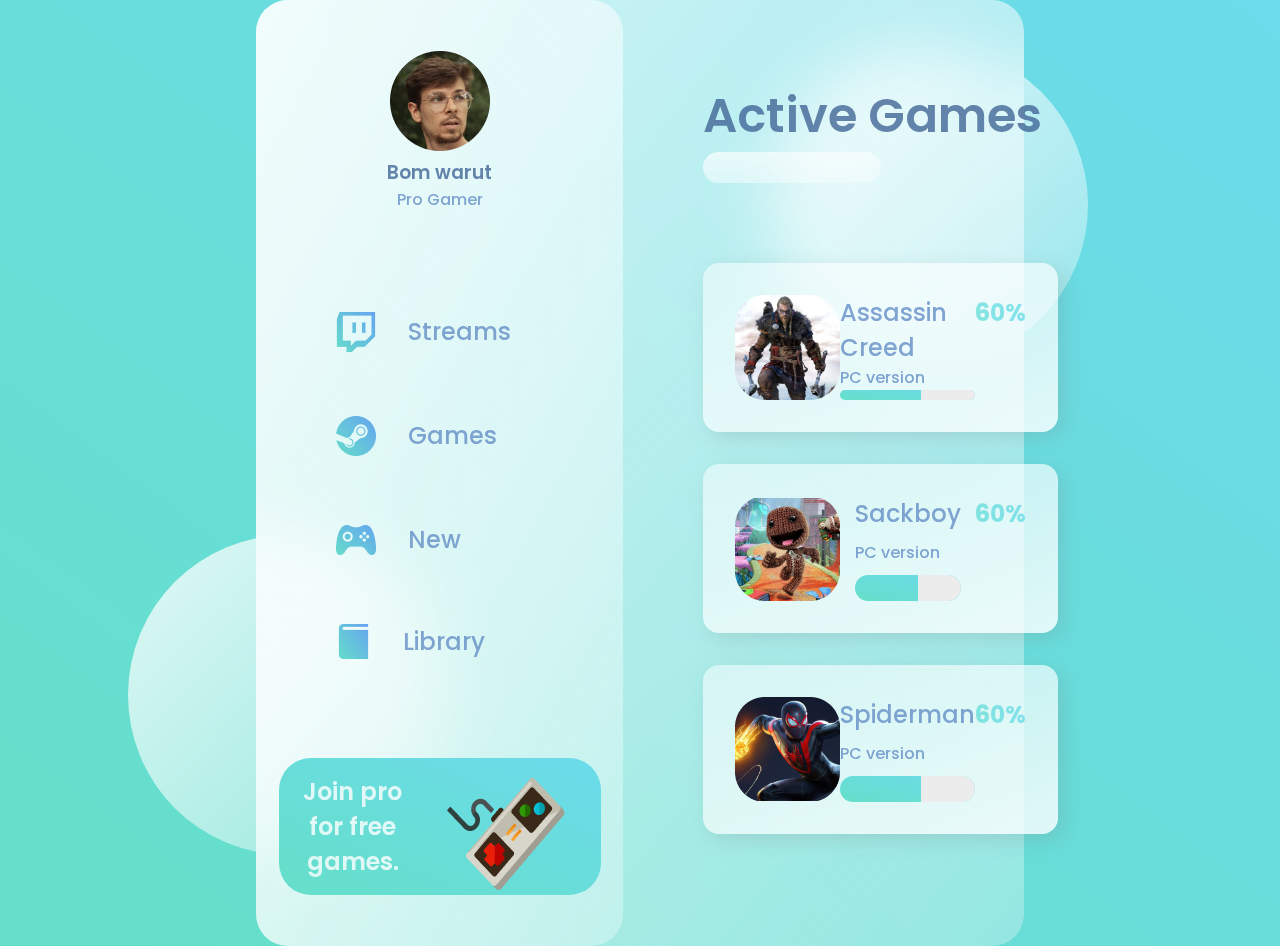
<file: Glass website/index.html>
<!DOCTYPE html>
<html lang="en" dir="ltr">
  <head>
    <meta charset="utf-8">
    <title>Glass website</title>
    <link rel="preconnect" href="https://fonts.googleapis.com">
<link rel="preconnect" href="https://fonts.gstatic.com" crossorigin>
<link href="https://fonts.googleapis.com/css2?family=Poppins:wght@400;500;700&display=swap" rel="stylesheet">
    <meta name="viewport" content="width=device-width, initial-scale=1.0">
    <link rel="stylesheet" href="style.css">
  </head>
  <body>
    <main>
      <section class="glass">
      <div class="dashboard">
          <div class="user">
            <img src="./image/avatar.png" alt="" >
            <h3>Bom warut</h3>
            <p>Pro Gamer</p>
          </div>
          <div class="links">
          <div class="link">
            <img src="./image/twitch.png" alt="">
            <h2>Streams</h2>
          </div>
          <div class="link">
            <img src="./image/steam.png" alt="">
            <h2>Games</h2>
          </div>
          <div class="link">
            <img src="./image/upcoming.png" alt="">
            <h2>New</h2>
          </div>
          <div class="link">
            <img src="./image/library.png" alt="">
            <h2>Library</h2>
          </div>
            </div>
          <div class="pro">
            <h2>Join pro for free games.</h2>
            <img src="./image/controller.png" alt="">
          </div>
        </div>
          <div class="games">
            <div class="status">
              <h1>Active Games</h1>
                <input type="text" />
            </div>
            <div class="cards">
              <div class="card">
                  <img src="./image/assassins.png" alt="">
                  <div class="card-info">
                    <h2>Assassin Creed</h2>
                    <p>PC version</p>
                    <div class="progress"></div>
                  </div>
                  <h2 class="percentage">60%</h2>
              </div>
              <div class="card">
                  <img src="./image/sackboy.png" alt="">
                  <div class="card-info">
                    <h2>Sackboy</h2>
                    <p>PC version</p>
                    <div class="progress"></div>
                  </div>
                  <h2 class="percentage">60%</h2>
              </div>
              <div class="card">
                  <img src="./image/spiderman.png" alt="">
                  <div class="card-info">
                    <h2>Spiderman</h2>
                    <p>PC version</p>
                    <div class="progress"></div>
                  </div>
                  <h2 class="percentage">60%</h2>
              </div>
          </div>
        </div>
      </section>
    </main>
    <div class="circle1"></div>
      <div class="circle2"></div>
  </body>
</html>
</file>
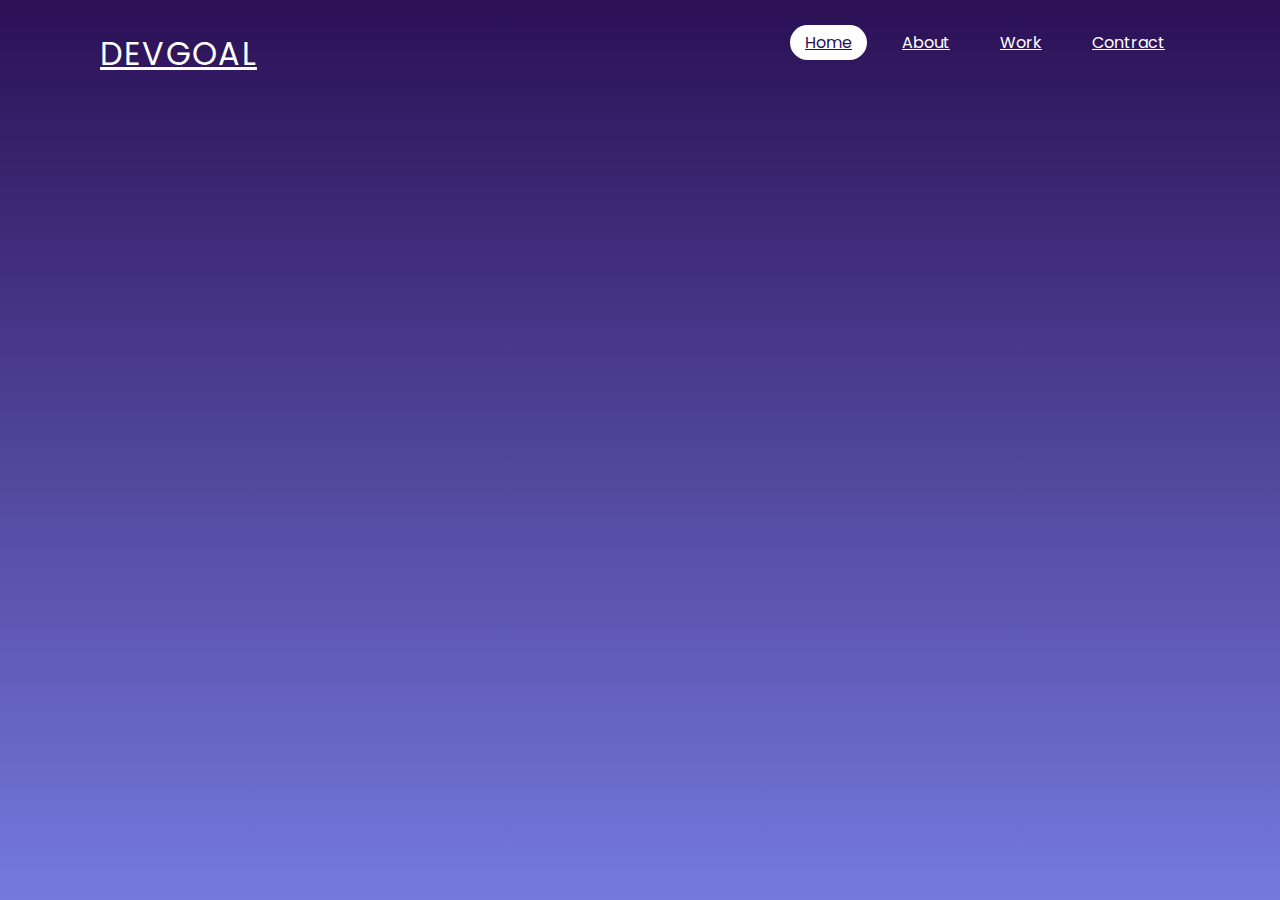
<file: Parallax Scrolling Website/home.html>
<!DOCTYPE html>
<html lang="en" dir="ltr">
  <head>
    <meta charset="utf-8">
    <title>Homepage</title>
    <link rel="stylesheet" href="style.css">
  </head>
  <body>
    <header>
    <a href="#" class="logo">Devgoal</a>
    <ul>
      <li><a href="#" class="active">Home</a></li>
      <li><a href="#">About</a></li>
      <li><a href="">Work</a></li>
      <li><a href="#">Contract</a></li>
    </ul>
        </header>
  </body>
</html>
</file>
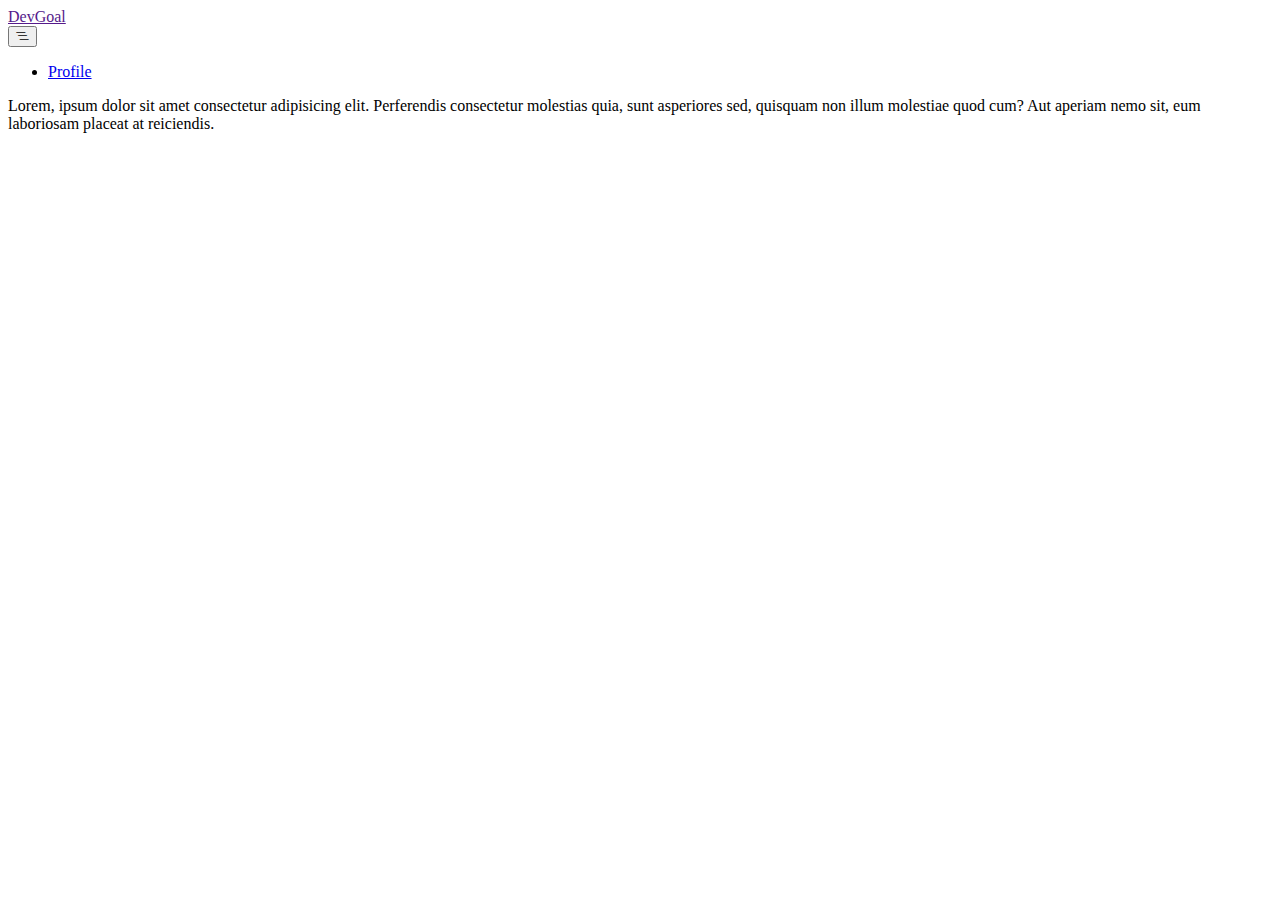
<file: responsive_sidebar/resnav.html>
<!DOCTYPE html>
<html lang="en">
<head>
<meta charset="utf-8"/>
<meta name="viewport" content="width=device-width, initial-scale=1.0">
<link href="https://cdn.jsdelivr.net/npm/bootstrap@5.2.0-beta1/dist/css/bootstrap.min.css" rel="stylesheet" integrity="sha384-0evHe/X+R7YkIZDRvuzKMRqM+OrBnVFBL6DOitfPri4tjfHxaWutUpFmBp4vmVor" crossorigin="anonymous">
<link rel="stylesheet" href="https://cdn.jsdelivr.net/npm/bootstrap-icons@1.8.1/font/bootstrap-icons.css">
<style>
    body{
        background: white;
    }
    #side_nav{
        background: rgb(0, 0, 0);
        max-width: 250px;
        min-width: 250px;
        transition:all 0.3s;
    }
    .content{
        min-height: 100vh;
        width: 100%;
    }
    hr.h-color{
        background: white;
    }

    @media(max-width:767px){
        #side_nav{
            margin-left: -250px;
            position:fixed;
            min-height: 100vh;
            z-index: 1;
        }
        #side_nav.active{
            margin-left:0;
        }
    }
    
</style>
</head>
<body>
            <nav class="navbar navbar-expand-md">
                <div class="container-fluid">
                    <div class="d-flex justify-content-between d-md-none d-block">
                        <a class="navbar-brand fs-4" href=""><span class="bg-dark rounded px-2 py-0 text-white">DevGoal</span></a>
                </div>
                  <button class="navbar-toggler" type="button" data-bs-toggle="collapse" 
                  data-bs-target="#navbarSupportedContent" aria-controls="navbarSupportedContent" 
                  aria-expanded="false" aria-label="Toggle navigation">
                  <i class="bi bi-list-nested"></i>
                  </button>
                  <div class="collapse navbar-collapse justify-content-end" id="navbarSupportedContent">
                    <ul class="navbar-nav mb-2 mb-lg-0">
                      <li class="nav-item">
                        <a class="nav-link active" aria-current="page" href="#">Profile</a>
                      </li>
                    </ul>
                  </div>
                </div>
              </nav>
              <div class="dashboard-content">
                <p>Lorem, ipsum dolor sit amet consectetur adipisicing elit. Perferendis consectetur molestias quia, sunt asperiores sed, quisquam non illum molestiae quod cum? Aut aperiam nemo sit, eum laboriosam placeat at reiciendis.</p>
              </div>

    <script src="http://code.jquery.com/jquery-3.4.1.min.js"></script>
    <script src="https://cdn.jsdelivr.net/npm/bootstrap@5.1.3/dist/js/bootstrap.bundle.min.js"></script>
    <script src="https://cdn.jsdelivr.net/npm/popper.js@1.16.1/dist/umd/popper.min.js" integrity="sha384-9/reFTGAW83EW2RDu2S0VKaIzap3H66lZH81PoYlFhbGU+6BZp6G7niu735Sk7lN" crossorigin="anonymous"></script>
    <script src="https://stackpath.bootstrapcdn.com/bootstrap/5.0.0-alpha2/js/bootstrap.min.js" integrity="sha384-5h4UG+6GOuV9qXh6HqOLwZMY4mnLPraeTrjT5v07o347pj6IkfuoASuGBhfDsp3d" crossorigin="anonymous"></script>

<script>
    $(".sidebar ul li").on('click' , function(){
        $(".sidebar ul li.active").removeClass('active');
        $(this).addClass('active');
    });

        $('.open-btn').on('click' , function(){
        $('.sidebar').addClass('active');  

        });

        $('.close-btn').on('click' , function(){
        $('.sidebar').removeClass('active');  

        });
</script>

</body>

</html>
</file>
<file: Glass website/style.css>
* {
  margin: 0;
  padding: 0;
  box-sizing: border-box;
}

h1 {
  color: #426696;
  font-weight: 600;
  font-size: 3rem;
  opacity: 0.8;
}
h2,
p {
  color: #658ec6;
  font-weight: 500;
  opacity: 0.8;
}

h3 {
  color: #426696;
  font-weight: 600;
  opacity: 0.8;
}

main {
  font-family: "Poppins", sans-serif;
  min-height: 100vh;
  background: linear-gradient(to right top, #65dfc9, #6cdbeb);
  display: flex;
  align-items: center;
  justify-content: center;
}

.glass {
  background: white;
  min-height: 80vh;
  width: 60%;
  background: linear-gradient(
    to right bottom,
    rgba(255, 255, 255, 0.7),
    rgba(255, 255, 255, 0.3)
  );
  border-radius: 2rem;
  z-index: 2;
  backdrop-filter: blur(2rem);
  display: flex;
}
.circle1,
.circle2 {
  background: white;
  background: linear-gradient(
    to right bottom,
    rgba(255, 255, 255, 0.8),
    rgba(255, 255, 255, 0.3)
  );
  height: 20rem;
  width: 20rem;
  position: absolute;
  border-radius: 50%;
}

.circle1 {
  top: 5%;
  right: 15%;
}
.circle2 {
  bottom: 5%;
  left: 10%;
}
.dashboard {
  flex: 1;
  display: flex;
  flex-direction: column;
  align-items: center;
  justify-content: space-evenly;
  text-align: center;
  background: linear-gradient(
    to right bottom,
    rgba(255, 255, 255, 0.7),
    rgba(255, 255, 255, 0.3)
  );
  border-radius: 2rem;
}
.link {
  display: flex;
  margin: 2rem 0rem;
  padding: 1rem 5rem;
  align-items: center;
}
.link h2 {
  padding: 0rem 2rem;
}

.games {
  flex: 2;
}

.pro {
  background: linear-gradient(to right top, #65dfc9, #6cdbeb);
  border-radius: 2rem;
  color: white;
  padding: 1rem;
  position: relative;
}

.pro img {
  position: absolute;
  top: -10%;
  right: 10%;
}
.pro h2 {
  width: 40%;
  color: white;
  font-weight: 600;
}

/* GAMES */
.status {
  margin-bottom: 3rem;
}

.status input {
  background: linear-gradient(
    to right bottom,
    rgba(255, 255, 255, 0.7),
    rgba(255, 255, 255, 0.3)
  );
  border: none;
  width: 50%;
  padding: 0.5rem;
  border-radius: 2rem;
}

.games {
  margin: 5rem;
  display: flex;
  flex-direction: column;
  justify-content: space-evenly;
}

.card {
  display: flex;
  background: linear-gradient(
    to left top,
    rgba(255, 255, 255, 0.8),
    rgba(255, 255, 255, 0.5)
  );
  border-radius: 1rem;
  margin: 2rem 0rem;
  padding: 2rem;
  box-shadow: 6px 6px 20px rgba(122, 122, 122, 0.212);
  justify-content: space-between;
}

.progress {
  background: linear-gradient(to right top, #65dfc9, #6cdbeb);
  width: 100%;
  height: 25%;
  border-radius: 1rem;
  position: relative;
  overflow: hidden;
}
.progress::after {
  content: "";
  width: 100%;
  height: 100%;
  background: rgb(236, 236, 236);
  position: absolute;
  left: 60%;
}
.card-info {
  display: flex;
  flex-direction: column;
  justify-content: space-between;
}

.percentage {
  font-weight: bold;
  background: linear-gradient(to right top, #65dfc9, #6cdbeb);
  -webkit-background-clip: text;
  -webkit-text-fill-color: transparent;
}
</file>
<file: Parallax Scrolling Website/style.css>
@import url('https://fonts.googleapis.com/css2?family=Poppins:wght@200&display=swap');
*
{
  margin:0;
  padding:0;
  box-sizing: border-box;
  font-family:'Poppins',sans-serif;
}
body{
  min-height:100vh;
  background:linear-gradient(#2b1055,#7579de);
}
header{
  position:absolute;
  top:0;
  left:0;
  width:100%;
  padding:30px 100px;
  display:flex;
  justify-content:space-between;
  align-item:center;
  z-index:10000;
}
header .logo{
  color:#fff;
  fontweight:700;
  text-decloration:none;
  font-size:2em;
  text-transform:uppercase;
  Letter-spacing:2px;

}
header ul{
  display:flex;
  justify-content:center;
  align-tiem:center;

}
header ul li {
  list-style:none;
  margin-left:20px;
}
header ul li a{
  textdecoration:none;
  padding:6px 15px;
  color:#fff;
  border-radius:20px;
}
header ul li a:hover,.active{
  background:#fff;
  color:#2b1055;
}
</file>
